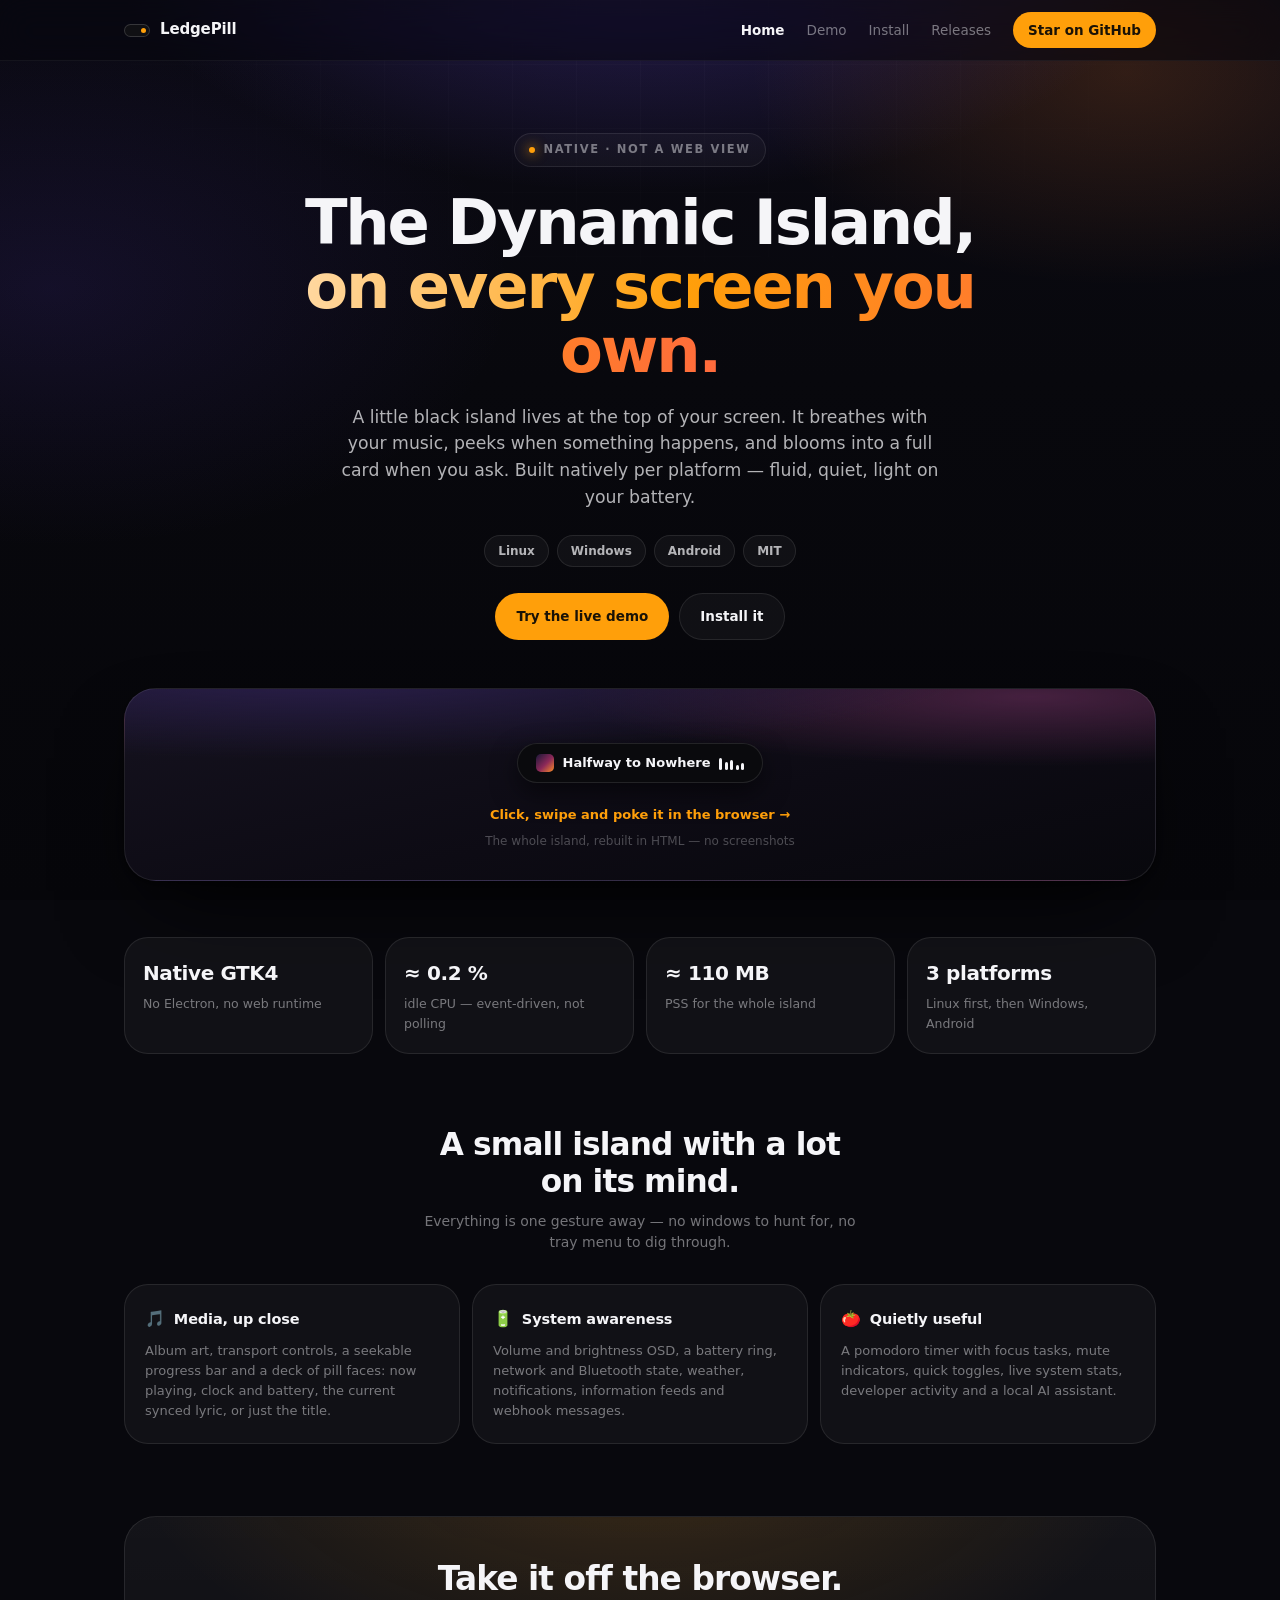
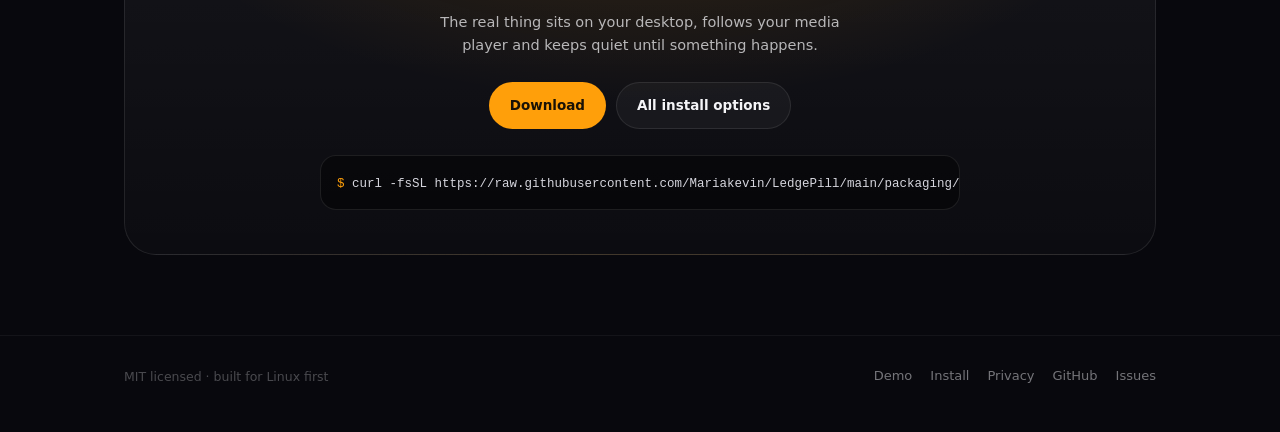
<file: docs/index.html>
<!doctype html>
<html lang="en">
<head>
<meta charset="utf-8">
<meta name="viewport" content="width=device-width, initial-scale=1">
<title>LedgePill — the Dynamic Island, everywhere</title>
<meta name="description" content="A native Dynamic Island for Linux, Windows and Android: media, battery, notifications and more in one small island. Play with the browser demo.">
<meta name="theme-color" content="#08080d">
<link rel="icon" href="data:image/svg+xml,%3Csvg xmlns='http://www.w3.org/2000/svg' viewBox='0 0 32 32'%3E%3Crect width='32' height='32' rx='9' fill='%2308080d'/%3E%3Crect x='6' y='12' width='20' height='8' rx='4' fill='%23fff'/%3E%3Ccircle cx='23.5' cy='16' r='1.6' fill='%23ff9f0a'/%3E%3C/svg%3E">
<link rel="stylesheet" href="style.css">
<style>
  /* ------------------------------------------------------------- teaser */
  .teaser {
    margin-top: 40px;
    display: block;
    text-decoration: none;
    border: 1px solid var(--line);
    border-radius: var(--r-xl);
    box-shadow: var(--shadow);
    padding: 54px 24px 30px;
    text-align: center;
    background:
      radial-gradient(110% 80% at 18% -10%, #2b1f4d 0%, transparent 58%),
      radial-gradient(85% 70% at 88% 4%, #45203f 0%, transparent 52%),
      linear-gradient(168deg, #15121f 0%, #0d0b14 58%, #08080d 100%);
    transition: transform .18s ease, border-color .18s ease;
  }
  .teaser:hover { transform: translateY(-2px); border-color: rgba(255, 255, 255, .18); }
  .mock {
    display: inline-flex;
    align-items: center;
    gap: 9px;
    background: #0a0a0d;
    border: 1px solid rgba(255, 255, 255, .1);
    border-radius: var(--r-pill);
    padding: 9px 18px;
    box-shadow: 0 10px 26px rgba(0, 0, 0, .5);
    font-size: 13px;
    font-weight: 650;
    color: var(--ink);
  }
  .mock .art {
    width: 18px;
    height: 18px;
    border-radius: 5px;
    background: linear-gradient(135deg, #1a1738 0%, #8c2959 55%, #fa8c26 100%);
  }
  .mock .bars { display: inline-flex; align-items: flex-end; gap: 2.5px; height: 13px; }
  .mock .bars i { width: 3px; border-radius: 2px; background: var(--ink); }
  .mock .bars i:nth-child(1) { height: 12px; }
  .mock .bars i:nth-child(2) { height: 8px; }
  .mock .bars i:nth-child(3) { height: 10px; }
  .mock .bars i:nth-child(4) { height: 5px; }
  .mock .bars i:nth-child(5) { height: 7px; }
  .teaser .go {
    display: block;
    margin-top: 22px;
    font-size: 13px;
    font-weight: 650;
    color: var(--accent);
  }
  .teaser .sub { display: block; margin-top: 6px; font-size: 12px; color: var(--ink-4); }

  /* -------------------------------------------------------------- facts */
  .facts {
    display: grid;
    grid-template-columns: repeat(4, 1fr);
    gap: 12px;
    margin: 56px 0 0;
    list-style: none;
  }
  .facts li {
    background: var(--panel);
    border: 1px solid var(--line);
    border-radius: var(--r-lg);
    padding: 20px 18px;
  }
  .facts .num {
    display: block;
    font-size: 20px;
    font-weight: 700;
    letter-spacing: -.02em;
    font-variant-numeric: tabular-nums;
  }
  .facts .cap { display: block; font-size: 12.5px; color: var(--ink-3); margin-top: 5px; }
  @media (max-width: 760px) { .facts { grid-template-columns: repeat(2, 1fr); } }

  /* ------------------------------------------------------------ features */
  .section { margin-top: 72px; }
  .section-head { text-align: center; max-width: 44ch; margin: 0 auto 30px; }
  .section-head h2 {
    font-size: clamp(1.4rem, 3vw, 1.95rem);
    letter-spacing: -.028em;
    line-height: 1.2;
  }
  .section-head p { margin-top: 10px; font-size: 14px; color: var(--ink-3); }
  .features {
    display: grid;
    grid-template-columns: repeat(3, 1fr);
    gap: 12px;
  }
  .features article {
    background: var(--panel);
    border: 1px solid var(--line);
    border-radius: var(--r-lg);
    padding: 22px 20px;
  }
  .features h3 {
    font-size: 14.5px;
    letter-spacing: -.01em;
    display: flex;
    align-items: center;
    gap: 9px;
  }
  .features h3 span { font-size: 16px; }
  .features p { margin-top: 9px; font-size: 13px; color: var(--ink-3); }
  @media (max-width: 820px) { .features { grid-template-columns: 1fr; } }

  /* ----------------------------------------------------------------- cta */
  .cta-panel {
    margin: 72px 0 0;
    border: 1px solid var(--line);
    border-radius: var(--r-xl);
    padding: 44px 32px;
    text-align: center;
    background:
      radial-gradient(80% 120% at 50% -20%, rgba(255, 159, 10, .16), transparent 62%),
      linear-gradient(180deg, rgba(255, 255, 255, .05), rgba(255, 255, 255, .02));
  }
  .cta-panel h2 {
    font-size: clamp(1.5rem, 3.4vw, 2.05rem);
    letter-spacing: -.028em;
    line-height: 1.15;
  }
  .cta-panel p { color: var(--ink-2); font-size: 14.5px; margin: 12px auto 0; max-width: 46ch; }
</style>
</head>
<body>
<div class="ambient" aria-hidden="true"></div>

<header class="topbar">
  <div class="wrap">
    <a class="brand" href="index.html">
      <span class="brand-mark" aria-hidden="true"></span> LedgePill
    </a>
    <nav class="topnav">
      <a href="index.html" aria-current="page">Home</a>
      <a href="demo.html">Demo</a>
      <a href="install.html">Install</a>
      <a class="hide-sm" href="https://github.com/Mariakevin/LedgePill/releases">Releases</a>
      <a class="cta" href="https://github.com/Mariakevin/LedgePill">Star on GitHub</a>
    </nav>
  </div>
</header>

<main class="wrap">
  <section class="page-head">
    <p class="eyebrow"><i aria-hidden="true"></i> Native · not a web view</p>
    <h1>The Dynamic Island,<br><span class="grad">on every screen you own.</span></h1>
    <p class="lede">
      A little black island lives at the top of your screen. It breathes with your music,
      peeks when something happens, and blooms into a full card when you ask.
      Built natively per platform — fluid, quiet, light on your battery.
    </p>
    <ul class="platforms">
      <li>Linux</li>
      <li>Windows</li>
      <li>Android</li>
      <li>MIT</li>
    </ul>
    <div class="buttons">
      <a class="btn btn-primary" href="demo.html">Try the live demo</a>
      <a class="btn btn-ghost" href="install.html">Install it</a>
    </div>
  </section>

  <a class="teaser" href="demo.html">
    <span class="mock" aria-hidden="true">
      <span class="art"></span>
      Halfway to Nowhere
      <span class="bars"><i></i><i></i><i></i><i></i><i></i></span>
    </span>
    <span class="go">Click, swipe and poke it in the browser →</span>
    <span class="sub">The whole island, rebuilt in HTML — no screenshots</span>
  </a>

  <section aria-label="Project facts">
    <ul class="facts">
      <li>
        <span class="num">Native GTK4</span>
        <span class="cap">No Electron, no web runtime</span>
      </li>
      <li>
        <span class="num">≈ 0.2 %</span>
        <span class="cap">idle CPU — event-driven, not polling</span>
      </li>
      <li>
        <span class="num">≈ 110 MB</span>
        <span class="cap">PSS for the whole island</span>
      </li>
      <li>
        <span class="num">3 platforms</span>
        <span class="cap">Linux first, then Windows, Android</span>
      </li>
    </ul>
  </section>

  <section class="section" aria-label="What it does">
    <div class="section-head">
      <h2>A small island with a lot on its mind.</h2>
      <p>Everything is one gesture away — no windows to hunt for, no tray menu to dig through.</p>
    </div>
    <div class="features">
      <article>
        <h3><span aria-hidden="true">🎵</span> Media, up close</h3>
        <p>Album art, transport controls, a seekable progress bar and a deck of pill faces: now playing, clock and battery, the current synced lyric, or just the title.</p>
      </article>
      <article>
        <h3><span aria-hidden="true">🔋</span> System awareness</h3>
        <p>Volume and brightness OSD, a battery ring, network and Bluetooth state, weather, notifications, information feeds and webhook messages.</p>
      </article>
      <article>
        <h3><span aria-hidden="true">🍅</span> Quietly useful</h3>
        <p>A pomodoro timer with focus tasks, mute indicators, quick toggles, live system stats, developer activity and a local AI assistant.</p>
      </article>
    </div>
  </section>

  <section class="cta-panel">
    <h2>Take it off the browser.</h2>
    <p>The real thing sits on your desktop, follows your media player and keeps quiet until something happens.</p>
    <div class="buttons">
      <a class="btn btn-primary" href="https://github.com/Mariakevin/LedgePill/releases">Download</a>
      <a class="btn btn-ghost" href="install.html">All install options</a>
    </div>
    <div class="code">
      <code><span class="p">$</span> curl -fsSL https://raw.githubusercontent.com/Mariakevin/LedgePill/main/packaging/install.sh | sudo bash</code>
    </div>
  </section>
</main>

<footer>
  <div class="wrap">
    <span class="note">MIT licensed · built for Linux first</span>
    <nav>
      <a href="demo.html">Demo</a>
      <a href="install.html">Install</a>
      <a href="privacy.html">Privacy</a>
      <a href="https://github.com/Mariakevin/LedgePill">GitHub</a>
      <a href="https://github.com/Mariakevin/LedgePill/issues">Issues</a>
    </nav>
  </div>
</footer>
</body>
</html>
</file>
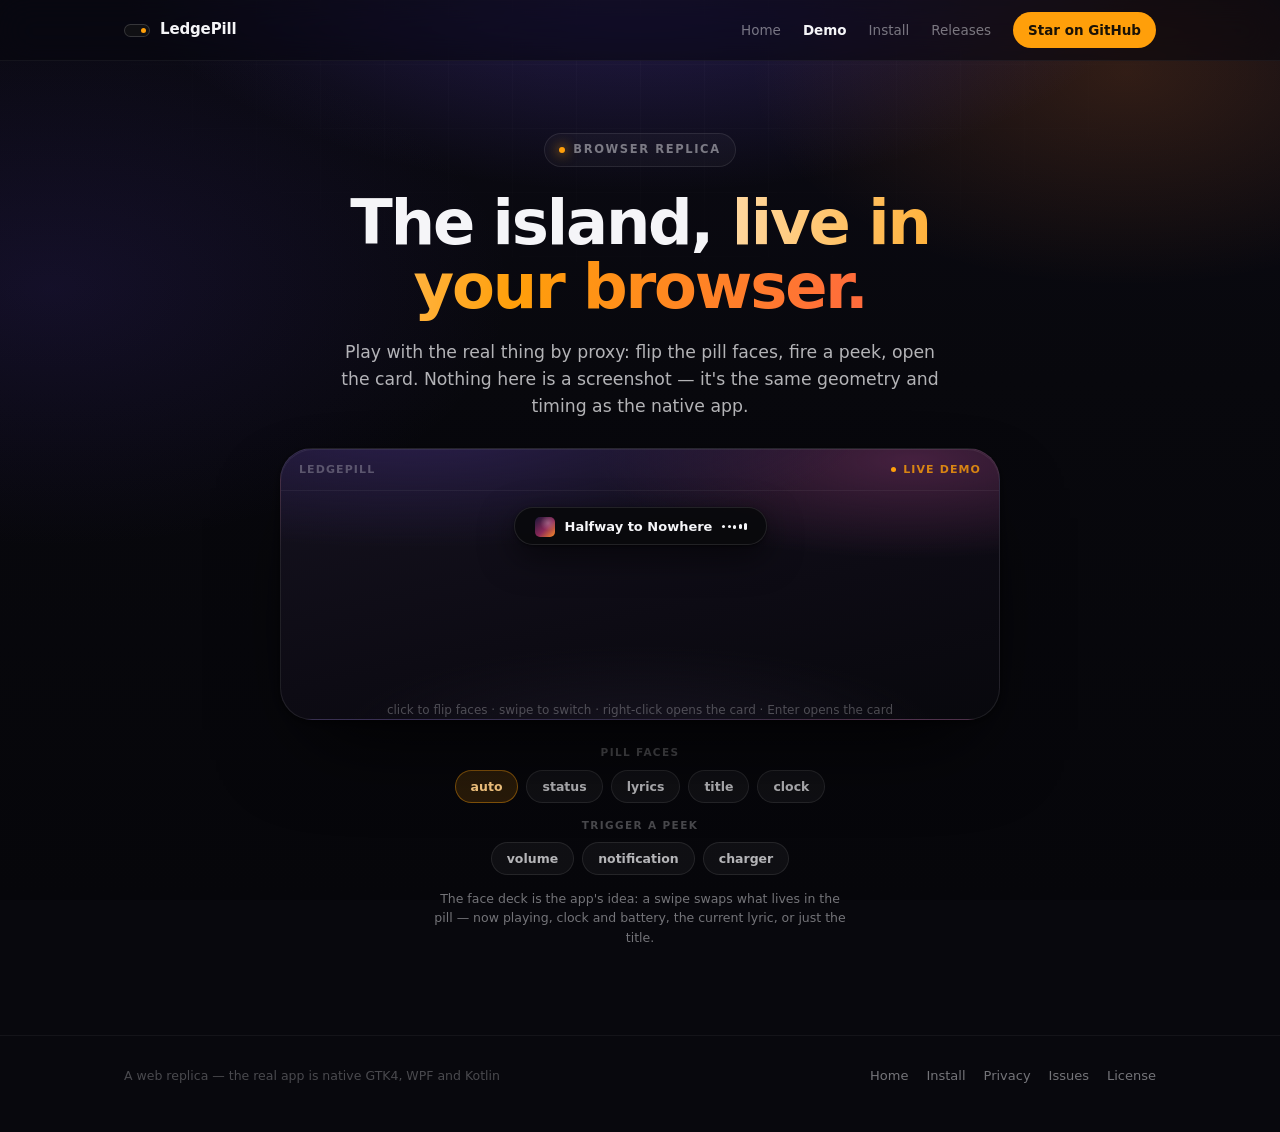
<file: docs/demo.html>
<!doctype html>
<html lang="en">
<head>
<meta charset="utf-8">
<meta name="viewport" content="width=device-width, initial-scale=1">
<title>LedgePill — live demo</title>
<meta name="description" content="Click, swipe and poke the LedgePill island: pill faces, peeks and the expanded card, all in the browser.">
<meta name="theme-color" content="#08080d">
<link rel="icon" href="data:image/svg+xml,%3Csvg xmlns='http://www.w3.org/2000/svg' viewBox='0 0 32 32'%3E%3Crect width='32' height='32' rx='9' fill='%2308080d'/%3E%3Crect x='6' y='12' width='20' height='8' rx='4' fill='%23fff'/%3E%3Ccircle cx='23.5' cy='16' r='1.6' fill='%23ff9f0a'/%3E%3C/svg%3E">
<link rel="stylesheet" href="style.css">
<style>
  /* ------------------------------------------------------------------ demo */
  .demo { padding: 12px 0 8px; }
  .demo-wrap { display: flex; flex-direction: column; align-items: center; padding-top: 8px; }

  /* the fake desktop the island hangs in */
  .screen {
    position: relative;
    width: min(720px, 100%);
    border-radius: var(--r-xl);
    border: 1px solid var(--line);
    box-shadow: var(--shadow);
    overflow: hidden;
    background:
      radial-gradient(110% 80% at 18% -10%, #2b1f4d 0%, transparent 58%),
      radial-gradient(85% 70% at 88% 4%, #45203f 0%, transparent 52%),
      radial-gradient(60% 50% at 50% 108%, #16131f 0%, transparent 70%),
      linear-gradient(168deg, #15121f 0%, #0d0b14 58%, #08080d 100%);
  }
  .screen::after {
    content: "";
    position: absolute;
    inset: 0;
    pointer-events: none;
    border-radius: inherit;
    box-shadow: inset 0 1px 0 rgba(255, 255, 255, .07);
  }
  .flash {
    position: absolute;
    inset: 0;
    z-index: 5;
    background: #fff;
    pointer-events: none;
    animation: shutter .35s ease-out forwards;
  }
  @keyframes shutter { from { opacity: 1; } to { opacity: 0; } }
  .menubar {
    display: flex;
    align-items: center;
    justify-content: space-between;
    gap: 12px;
    padding: 12px 18px;
    font-size: 11px;
    font-weight: 600;
    letter-spacing: .1em;
    text-transform: uppercase;
    color: var(--ink-4);
    border-bottom: 1px solid var(--line-soft);
  }
  .menubar span { display: inline-flex; align-items: center; gap: 7px; }
  .menubar .led {
    width: 5px;
    height: 5px;
    border-radius: 50%;
    background: rgba(255, 255, 255, .3);
  }
  .menubar .live { color: rgba(255, 159, 10, .8); }
  .menubar .live .led { background: var(--accent); }

  .stage {
    display: flex;
    flex-direction: column;
    align-items: center;
    justify-content: flex-start;
    padding: 16px 0 22px;
    min-height: 210px;
  }

  /* Opens as a card, so the island itself stays unpadded for measurement */
  #island {
    background: rgba(10, 10, 13, .97);
    border: 1px solid rgba(255, 255, 255, .1);
    border-radius: 26px;
    box-shadow: 0 12px 34px rgba(0, 0, 0, .55), 0 1px 3px rgba(0, 0, 0, .5);
    transition: width .26s cubic-bezier(.34, 1.2, .64, 1),
                height .26s cubic-bezier(.34, 1.2, .64, 1),
                border-radius .26s,
                transform .2s ease;
    transform-origin: top center;
    position: relative;
    overflow: hidden;
    cursor: pointer;
    user-select: none;
    -webkit-user-select: none;
  }
  #island.expanded { border-radius: 30px; cursor: default; }
  #island:not(.expanded):hover { transform: scale(1.04); }
  #island:focus-visible { outline: 2px solid var(--accent); outline-offset: 6px; }
  @media (prefers-reduced-motion: reduce) {
    #island { transition: none; }
  }
  #island > section {
    position: absolute;
    top: 0;
    left: 0;
    opacity: 0;
    pointer-events: none;
    transition: opacity .2s;
    white-space: nowrap;
  }
  #island > section.on { opacity: 1; pointer-events: auto; }

  /* pill face */
  #pill { display: flex; align-items: center; gap: 10px; padding: 9px 20px; }
  .dot { color: var(--accent); font-size: 13px; }
  #clock { font-weight: 650; font-size: 14px; letter-spacing: .4px; font-variant-numeric: tabular-nums; }
  #pill .art { width: 20px; height: 20px; border-radius: 5px; display: none; }
  #pill .t {
    font-weight: 650;
    font-size: 13px;
    max-width: 300px;
    overflow: hidden;
    text-overflow: ellipsis;
    display: none;
  }
  #pbat { color: var(--accent); font-size: 11px; font-weight: 700; display: none; font-variant-numeric: tabular-nums; }
  .eq { display: none; align-items: center; gap: 2.5px; height: 14px; }
  .eq i {
    width: 3px;
    height: 4px;
    border-radius: 2px;
    background: var(--ink);
    transition: height .06s linear;
  }

  /* peek */
  #peek { display: flex; align-items: center; gap: 12px; padding: 12px 22px; }
  #peek .ico { font-size: 17px; color: var(--accent); width: 22px; text-align: center; }
  #peek .pt { font-weight: 700; font-size: 13px; }
  #peek .pb { font-size: 12px; color: var(--ink-2); }
  #peek .bar {
    width: 150px;
    height: 6px;
    border-radius: var(--r-pill);
    background: rgba(255, 255, 255, .12);
    overflow: hidden;
  }
  #peek .bar i { display: block; height: 100%; background: #fff; border-radius: var(--r-pill); }

  /* expanded card */
  #card { padding: 20px; width: min(400px, calc(100vw - 56px)); white-space: normal; }
  .chips { display: flex; gap: 8px; justify-content: flex-end; margin-bottom: 12px; }
  .chip {
    background: rgba(255, 255, 255, .06);
    border-radius: var(--r-pill);
    padding: 4px 11px;
    font-size: 11px;
    font-weight: 600;
    color: var(--ink-2);
    white-space: nowrap;
  }
  .head { display: flex; gap: 14px; align-items: center; }
  .head .art { width: 92px; height: 92px; border-radius: 20px; flex: none; }
  .art {
    background:
      radial-gradient(circle at 65% 30%, rgba(255, 255, 255, .25), transparent 40%),
      linear-gradient(135deg, #1a1738 0%, #8c2959 55%, #fa8c26 100%);
  }
  .meta { min-width: 0; }
  .meta .title { font-weight: 700; font-size: 16px; }
  .meta .artist { font-size: 13px; color: var(--ink-2); margin-top: 3px; }
  .meta .album { font-size: 11px; color: var(--ink-3); margin-top: 3px; }
  .seek { display: flex; align-items: center; gap: 8px; margin: 14px 0 4px; }
  .seek span {
    font-size: 10px;
    font-weight: 600;
    color: var(--ink-3);
    font-variant-numeric: tabular-nums;
  }
  .seek .tr {
    flex: 1;
    height: 5px;
    border-radius: var(--r-pill);
    background: rgba(255, 255, 255, .12);
    position: relative;
    cursor: pointer;
  }
  .seek .tr i {
    position: absolute;
    left: 0;
    top: 0;
    height: 100%;
    background: var(--accent);
    border-radius: var(--r-pill);
  }
  .seek .tr b {
    position: absolute;
    top: 50%;
    width: 12px;
    height: 12px;
    border-radius: 50%;
    background: #fff;
    transform: translate(-6px, -50%);
    box-shadow: 0 1px 3px rgba(0, 0, 0, .4);
  }
  .controls { display: flex; justify-content: center; align-items: center; gap: 18px; margin: 10px 0 4px; }
  .controls button {
    background: transparent;
    border: none;
    color: var(--ink);
    font-size: 17px;
    width: 38px;
    height: 38px;
    border-radius: 50%;
    cursor: pointer;
  }
  .controls button:hover { background: rgba(255, 255, 255, .1); }
  .controls .main { background: rgba(255, 255, 255, .1); width: 52px; height: 52px; font-size: 21px; }
  .toggles { display: flex; justify-content: center; gap: 12px; margin: 12px 0; }
  .toggles button {
    width: 44px;
    height: 44px;
    border-radius: 50%;
    border: none;
    background: rgba(255, 255, 255, .07);
    color: var(--ink);
    font-size: 16px;
    cursor: pointer;
    transition: background .15s ease, color .15s ease;
  }
  .toggles button:hover { background: rgba(255, 255, 255, .13); }
  .toggles button.onn { background: var(--accent); color: #0c0c0e; }
  .tiles { display: grid; grid-template-columns: repeat(4, 1fr); gap: 10px; }
  .tile { background: rgba(255, 255, 255, .06); border-radius: 18px; padding: 12px 8px; text-align: center; }
  .tile .big { font-weight: 700; font-size: 16px; font-variant-numeric: tabular-nums; }
  .tile .sub { font-size: 10px; color: var(--ink-3); margin-top: 4px; }
  .tile svg { display: block; margin: 0 auto 2px; }
  #timerTile { cursor: pointer; }
  #timerTile.run .big { color: var(--accent); }
  .sys { text-align: center; font-size: 11px; font-weight: 600; color: var(--ink-3); margin-top: 12px; }

  .caption {
    text-align: center;
    font-size: 12px;
    color: var(--ink-4);
    padding: 0 18px;
  }
  @media (max-width: 420px) {
    #pill { gap: 8px; padding: 8px 14px; }
    #pill .t { max-width: 150px; }
    .tiles { gap: 6px; }
    .tile { padding: 10px 4px; }
  }

  /* ---------------------------------------------------------------- controls */
  .deck { margin-top: 24px; display: flex; flex-direction: column; align-items: center; gap: 14px; }
  .group-label {
    font-size: 10.5px;
    font-weight: 650;
    letter-spacing: .13em;
    text-transform: uppercase;
    color: var(--ink-4);
    margin-bottom: 9px;
    text-align: center;
  }
  .group { text-align: center; }
  .chiprow { display: flex; flex-wrap: wrap; justify-content: center; gap: 8px; }
  .chiprow button {
    font-family: inherit;
    font-size: 12.5px;
    font-weight: 600;
    color: var(--ink-2);
    background: var(--panel);
    border: 1px solid var(--line);
    border-radius: var(--r-pill);
    padding: 8px 15px;
    cursor: pointer;
    transition: background .15s ease, color .15s ease, border-color .15s ease;
  }
  .chiprow button:hover { background: var(--panel-hi); color: var(--ink); }
  .chiprow button.on {
    background: rgba(255, 159, 10, .14);
    border-color: rgba(255, 159, 10, .42);
    color: #ffce85;
  }
  .chiprow button:focus-visible { outline: 2px solid var(--accent); outline-offset: 3px; }
  .tip { font-size: 12.5px; color: var(--ink-3); text-align: center; max-width: 52ch; }
</style>
</head>
<body>
<div class="ambient" aria-hidden="true"></div>

<header class="topbar">
  <div class="wrap">
    <a class="brand" href="index.html">
      <span class="brand-mark" aria-hidden="true"></span> LedgePill
    </a>
    <nav class="topnav">
      <a href="index.html">Home</a>
      <a href="demo.html" aria-current="page">Demo</a>
      <a href="install.html">Install</a>
      <a class="hide-sm" href="https://github.com/Mariakevin/LedgePill/releases">Releases</a>
      <a class="cta" href="https://github.com/Mariakevin/LedgePill">Star on GitHub</a>
    </nav>
  </div>
</header>

<main class="wrap">
  <section class="page-head">
    <p class="eyebrow"><i aria-hidden="true"></i> Browser replica</p>
    <h1>The island, <span class="grad">live in your browser.</span></h1>
    <p class="lede">
      Play with the real thing by proxy: flip the pill faces, fire a peek, open the card.
      Nothing here is a screenshot — it's the same geometry and timing as the native app.
    </p>
  </section>

  <section class="demo" id="demo" aria-label="Interactive demo">
    <div class="demo-wrap">
      <div class="screen">
        <div class="menubar" aria-hidden="true">
          <span>LedgePill</span>
          <span class="live"><i class="led"></i> live demo</span>
        </div>
        <div class="stage">
          <div id="island" tabindex="0" role="group" aria-label="LedgePill island — click to flip faces, right-click or Enter/Space toggles the card">
            <section id="pill" class="on">
              <div class="art"></div>
              <div class="t" id="ptitle"></div>
              <div class="t" id="plyric"></div>
              <div class="eq" aria-hidden="true"><i></i><i></i><i></i><i></i><i></i></div>
              <span class="dot">●</span>
              <span id="clock">--:--</span>
              <span id="pbat">⚡ 84%</span>
            </section>

            <section id="peek">
              <span class="ico"></span>
              <div><div class="pt"></div><div class="pb"></div></div>
              <div class="bar"><i></i></div>
            </section>

            <section id="card">
              <div class="chips"><span class="chip">ᛒ MX Buds · 80%</span><span class="chip">HomeNet</span></div>
              <div class="head">
                <div class="art"></div>
                <div class="meta">
                  <div class="title">Halfway to Nowhere</div>
                  <div class="artist">Night Cartography</div>
                  <div class="album">Isole Perdute</div>
                </div>
              </div>
              <div class="seek">
                <span id="tNow">0:47</span>
                <div class="tr" id="seekTr"><i></i><b></b></div>
                <span>3:34</span>
              </div>
              <div class="controls">
                <button id="prevBtn" aria-label="Previous track">⏮</button>
                <button class="main" id="playBtn" aria-label="Play or pause">⏸</button>
                <button id="nextBtn" aria-label="Next track">⏭</button>
              </div>
              <div class="toggles">
                <button id="muteBtn" title="Mute" aria-label="Toggle mute">🔊</button>
                <button id="micBtn" title="Mic" aria-label="Toggle microphone">🎙</button>
                <button id="cafBtn" title="Caffeine" aria-label="Toggle caffeine mode">☕</button>
                <button id="shotBtn" title="Screenshot" aria-label="Take a screenshot">📷</button>
              </div>
              <div class="tiles">
                <div class="tile">
                  <svg width="40" height="40" viewBox="0 0 40 40" aria-hidden="true">
                    <circle cx="20" cy="20" r="16" fill="none" stroke="rgba(255,255,255,.13)" stroke-width="3.5"/>
                    <circle cx="20" cy="20" r="16" fill="none" stroke="#34d64a" stroke-width="3.5"
                      stroke-linecap="round" stroke-dasharray="84.4 100.5"
                      transform="rotate(-90 20 20)"/>
                  </svg>
                  <div class="sub">84%</div>
                </div>
                <div class="tile"><div class="big">🔊</div><div class="sub">Volume</div></div>
                <div class="tile" id="timerTile"><div class="big" id="timerTxt">25:00</div><div class="sub">Focus</div></div>
                <div class="tile"><div class="big">☀️ 24°</div><div class="sub">Sunny</div></div>
              </div>
              <div class="sys">CPU 6%&nbsp;&nbsp;·&nbsp;&nbsp;RAM 5.9 GiB (38%)</div>
            </section>
          </div>
        </div>
        <p class="caption">click to flip faces · swipe to switch · right-click opens the card · Enter opens the card</p>
      </div>

      <div class="deck">
        <div class="group">
          <div class="group-label" id="faces-label">Pill faces</div>
          <div class="chiprow" role="group" aria-labelledby="faces-label">
            <button data-face="0">auto</button>
            <button data-face="1">status</button>
            <button data-face="2">lyrics</button>
            <button data-face="3">title</button>
            <button data-face="4">clock</button>
          </div>
        </div>
        <div class="group">
          <div class="group-label" id="peeks-label">Trigger a peek</div>
          <div class="chiprow" role="group" aria-labelledby="peeks-label">
            <button data-peek="volume">volume</button>
            <button data-peek="notify">notification</button>
            <button data-peek="charge">charger</button>
          </div>
        </div>
        <p class="tip">The face deck is the app's idea: a swipe swaps what lives in the pill — now playing, clock and battery, the current lyric, or just the title.</p>
      </div>
    </div>
  </section>
</main>

<footer>
  <div class="wrap">
    <span class="note">A web replica — the real app is native GTK4, WPF and Kotlin</span>
    <nav>
      <a href="index.html">Home</a>
      <a href="install.html">Install</a>
      <a href="privacy.html">Privacy</a>
      <a href="https://github.com/Mariakevin/LedgePill/issues">Issues</a>
      <a href="https://github.com/Mariakevin/LedgePill/blob/main/LICENSE">License</a>
    </nav>
  </div>
</footer>

<script>
const island = document.getElementById('island');
const secs = { pill: document.getElementById('pill'),
               peek: document.getElementById('peek'),
               card: document.getElementById('card') };
let state = 'pill', playing = true, pos = 47, peekTimer = 0;
const reduceMotion = window.matchMedia('(prefers-reduced-motion: reduce)').matches;

function fit(name) {
  const el = secs[name];
  for (const k in secs) {
    secs[k].classList.toggle('on', k === name);
    secs[k].inert = k !== name;   // closed sections leave the tab order
  }
  island.classList.toggle('expanded', name === 'card');
  island.style.width = el.scrollWidth + 'px';
  island.style.height = el.scrollHeight + 'px';
  state = name === 'card' ? 'expanded' : name;
}

/* pill face deck — click cycles, swipe switches, right-click opens the card */
const pillArt = secs.pill.querySelector('.art'),
      pillT = document.getElementById('ptitle'),
      pillLyric = document.getElementById('plyric'),
      eq = secs.pill.querySelector('.eq'),
      dot = secs.pill.querySelector('.dot'),
      clock = document.getElementById('clock'),
      pbat = document.getElementById('pbat');
const FACES = ['auto', 'status', 'lyrics', 'title', 'clock'];
let faceIdx = 0;

/* three fake tracks — each brings its own lyrics and album-art gradient */
const TRACKS = [
  { title: 'Halfway to Nowhere', artist: 'Night Cartography', album: 'Isole Perdute',
    art: 'radial-gradient(circle at 65% 30%, rgba(255,255,255,.25), transparent 40%), linear-gradient(135deg, #1a1738 0%, #8c2959 55%, #fa8c26 100%)',
    lyrics: [
      [0, '♪'], [42, 'Taillights paint the dashboard gold'],
      [48, 'Half a tank and nowhere to be'], [55, 'You said turn the radio up'],
      [62, 'So I let the night drive me'], [70, 'Halfway to nowhere, right on time'],
      [78, 'Every wrong turn felt like mine'], [86, '♪'],
    ] },
  { title: 'Ferry Lights', artist: 'The Almond Coast', album: 'Rua do Mar',
    art: 'radial-gradient(circle at 65% 30%, rgba(255,255,255,.25), transparent 40%), linear-gradient(135deg, #0f1b33 0%, #1f6f8b 55%, #ffb35c 100%)',
    lyrics: [
      [0, '♪'], [42, 'The ferry pulls away at ten'],
      [48, 'Salt on the rail, rain on the glass'], [55, 'You count the harbour lights'],
      [62, 'I count the things we never said'], [70, 'Ferry lights on black water'],
      [78, 'Every window a small warm room'], [86, '♪'],
    ] },
  { title: 'Ombra e Sale', artist: 'Lume', album: 'Vetro',
    art: 'radial-gradient(circle at 65% 30%, rgba(255,255,255,.25), transparent 40%), linear-gradient(135deg, #171220 0%, #5b3a6e 55%, #e8c9a0 100%)',
    lyrics: [
      [0, '♪'], [42, 'Ombra e sale sulla pelle'],
      [48, 'La città respira piano'], [55, 'Hai lasciato la finestra aperta'],
      [62, 'Per far entrare il mare'], [70, 'Ombra e sale, niente di più'],
      [78, 'che restare qui con te'], [86, '♪'],
    ] },
];
let trackIdx = 0;
function lyricAt(s) {
  let line = '♪';
  for (const [t, txt] of TRACKS[trackIdx].lyrics) if (t <= s) line = txt;
  return line;
}
function syncFaceButtons() {
  document.querySelectorAll('[data-face]').forEach(b =>
    b.classList.toggle('on', Number(b.dataset.face) === faceIdx));
}
function pillFace() {
  const face = FACES[faceIdx], music = playing;
  for (const el of [pillArt, pillT, pillLyric]) el.style.display = 'none';
  eq.style.display = 'none';
  for (const el of [dot, clock, pbat]) el.style.display = 'none';

  if (face === 'auto' && music) {
    pillArt.style.display = 'block'; eq.style.display = 'flex';
    pillT.style.display = 'block';
    pillT.textContent = TRACKS[trackIdx].title;   // title only, never the artist
  } else if (face === 'status') {
    clock.style.display = 'inline'; pbat.style.display = 'inline';
  } else if (face === 'lyrics' && music) {
    pillLyric.style.display = 'block';
    pillLyric.textContent = lyricAt(pos);
  } else if (face === 'title' && music) {
    pillT.style.display = 'block';
    pillT.textContent = TRACKS[trackIdx].title;
  } else if (face === 'clock') {
    clock.style.display = 'inline';
  } else {
    dot.style.display = 'inline'; clock.style.display = 'inline';
  }
  syncFaceButtons();
  if (state === 'pill') fit('pill');
}
function cycleFace(step) {
  faceIdx = (faceIdx + step + FACES.length) % FACES.length;
  pillFace();
}
function tickClock() {
  const d = new Date();
  clock.textContent = String(d.getHours()).padStart(2, '0') + ':' +
                      String(d.getMinutes()).padStart(2, '0');
}
tickClock(); setInterval(tickClock, 5000);

/* beat-driven EQ — kick on the beat, bar 1 = bass … bar 5 = highs */
const bars = eq.querySelectorAll('i'), BPM = 122;
const resp = [1.0, 0.85, 0.55, 0.4, 0.3], shim = [0.05, 0.1, 0.25, 0.35, 0.45];
if (!reduceMotion) setInterval(() => {
  if (!playing || state !== 'pill') return;
  const t = performance.now() / 1000, beat = t * BPM / 60;
  const kick = Math.pow(Math.max(0, Math.cos(beat * 2 * Math.PI)), 14);
  const off = Math.pow(Math.max(0, Math.cos((beat + .5) * 2 * Math.PI)), 14);
  bars.forEach((b, i) => {
    const s = shim[i] * (0.5 + 0.5 * Math.sin(t * (7 + i * 3.1) + i));
    const v = 0.18 + resp[i] * kick * 0.82 + s + off * 0.25 * (1 - resp[i]);
    b.style.height = Math.max(3, Math.min(14, v * 14)) + 'px';
  });
}, 50);

/* click cycles faces · swipe switches · right-click opens the card */
let swiped = false, downX = null;
island.addEventListener('pointerdown', e => { downX = e.clientX; });
island.addEventListener('pointerup', e => {
  if (downX !== null && state === 'pill' && Math.abs(e.clientX - downX) > 40) {
    cycleFace(e.clientX < downX ? +1 : -1);
    swiped = true; setTimeout(() => swiped = false, 250);
  }
  downX = null;
});
island.addEventListener('click', e => {
  if (swiped) return;
  if (state === 'peek') { fit('pill'); return; }   // a click while peeking just dismisses it
  if (state === 'pill') { cycleFace(+1); return; }
  if (e.target.closest('button') || e.target.closest('#seekTr') ||
      e.target.closest('#timerTile')) return;
  fit('pill');   // click on empty card space closes it
});
island.addEventListener('contextmenu', e => {
  e.preventDefault();
  fit(state === 'expanded' ? 'pill' : 'card');
});
island.addEventListener('keydown', e => {
  if (e.target !== island) return;   // buttons inside the card handle their own keys
  if (e.key === 'Enter' || e.key === ' ') {
    e.preventDefault();
    clearTimeout(leaveT);   // a stale mouse-leave timer must not close the reopened card
    fit(state === 'expanded' ? 'pill' : 'card');
  }
  if (e.key === 'ArrowRight' && state !== 'expanded') { e.preventDefault(); cycleFace(+1); }
  if (e.key === 'ArrowLeft' && state !== 'expanded') { e.preventDefault(); cycleFace(-1); }
});
let leaveT = 0;
island.addEventListener('mouseleave', () => {
  if (state !== 'expanded') return;
  // the auto-close only ever dismisses the card — never a peek shown in between
  leaveT = setTimeout(() => { if (state === 'expanded') fit('pill'); }, 900);
});
island.addEventListener('mouseenter', () => clearTimeout(leaveT));

/* explicit face picker under the demo */
document.querySelectorAll('[data-face]').forEach(btn =>
  btn.addEventListener('click', () => {
    faceIdx = Number(btn.dataset.face);
    if (state !== 'pill') fit('pill');
    pillFace();
  }));

/* player */
const playBtn = document.getElementById('playBtn'),
      seekFill = document.querySelector('#seekTr i'),
      seekKnob = document.querySelector('#seekTr b'),
      tNow = document.getElementById('tNow'), LEN = 214;
playBtn.addEventListener('click', () => {
  playing = !playing;
  playBtn.textContent = playing ? '⏸' : '▶';
  pillFace();
});
setInterval(() => {
  if (playing) {
    pos = (pos + 1) % LEN; drawSeek();
    if (FACES[faceIdx] === 'lyrics' && state === 'pill') {
      pillLyric.textContent = lyricAt(pos);
      fit('pill');
    }
  }
}, 1000);
function drawSeek() {
  const f = pos / LEN * 100;
  seekFill.style.width = f + '%'; seekKnob.style.left = f + '%';
  tNow.textContent = Math.floor(pos / 60) + ':' + String(pos % 60).padStart(2, '0');
}
document.getElementById('seekTr').addEventListener('click', e => {
  const r = e.currentTarget.getBoundingClientRect();
  pos = Math.round((e.clientX - r.left) / r.width * LEN); drawSeek();
});
drawSeek();

/* tracks — prev / next wrap around the fake playlist */
const cardTitle = document.querySelector('#card .title'),
      cardArtist = document.querySelector('#card .artist'),
      cardAlbum = document.querySelector('#card .album'),
      cardArt = secs.card.querySelector('.art');
function switchTrack(step) {
  trackIdx = (trackIdx + step + TRACKS.length) % TRACKS.length;
  const t = TRACKS[trackIdx];
  cardTitle.textContent = t.title;
  cardArtist.textContent = t.artist;
  cardAlbum.textContent = t.album;
  pillArt.style.background = t.art;   // same gradient on the pill and the card
  cardArt.style.background = t.art;
  pos = 0;
  drawSeek();
  pillFace();
}
document.getElementById('prevBtn').addEventListener('click', () => switchTrack(-1));
document.getElementById('nextBtn').addEventListener('click', () => switchTrack(+1));

/* toggles */
for (const id of ['muteBtn', 'micBtn', 'cafBtn'])
  document.getElementById(id).addEventListener('click',
    e => e.currentTarget.classList.toggle('onn'));

/* screenshot — a brief shutter flash over the screen */
const screenEl = document.querySelector('.screen');
const shotBtn = document.getElementById('shotBtn');
shotBtn.addEventListener('click', () => {
  if (screenEl.querySelector('.flash')) return;   // never stack two full-screen flashes
  if (reduceMotion) {
    shotBtn.classList.add('onn');   // static press feedback when motion is reduced
    setTimeout(() => shotBtn.classList.remove('onn'), 600);
    return;
  }
  const flash = document.createElement('div');
  flash.className = 'flash';
  screenEl.appendChild(flash);
  setTimeout(() => flash.remove(), 400);
});

/* focus timer */
const timerTile = document.getElementById('timerTile'),
      timerTxt = document.getElementById('timerTxt');
let tLeft = 25 * 60, tRun = false;
timerTile.addEventListener('click', () => {
  tRun = !tRun; timerTile.classList.toggle('run', tRun);
});
setInterval(() => {
  if (!tRun) return;
  tLeft = Math.max(0, tLeft - 1);
  timerTxt.textContent = String(Math.floor(tLeft / 60)).padStart(2, '0') + ':' +
                         String(tLeft % 60).padStart(2, '0');
  if (!tLeft) { tRun = false; timerTile.classList.remove('run'); tLeft = 25 * 60; }
}, 1000);

/* peeks */
const peeks = {
  volume: { ico: '🔊', t: '62%', b: '', bar: 62 },
  notify: { ico: '📅', t: 'Standup in 10 minutes', b: 'Team sync · Room 2' },
  charge: { ico: '⚡', t: 'Charging', b: '84%' },
};
document.querySelectorAll('[data-peek]').forEach(btn =>
  btn.addEventListener('click', () => showPeek(peeks[btn.dataset.peek])));
function showPeek(p) {
  if (state === 'expanded') fit('pill');   // close the card first, then peek
  secs.peek.querySelector('.ico').textContent = p.ico;
  secs.peek.querySelector('.pt').textContent = p.t;
  secs.peek.querySelector('.pb').textContent = p.b || '';
  secs.peek.querySelector('.pb').style.display = p.b ? 'block' : 'none';
  const bar = secs.peek.querySelector('.bar');
  bar.style.display = p.bar != null ? 'block' : 'none';
  if (p.bar != null) bar.querySelector('i').style.width = p.bar + '%';
  fit('peek');
  clearTimeout(peekTimer);
  peekTimer = setTimeout(() => { if (state === 'peek') fit('pill'); }, 2200);
}

pillFace();
fit('pill');
addEventListener('resize', () => fit(state === 'expanded' ? 'card' : state));
</script>
</body>
</html>
</file>
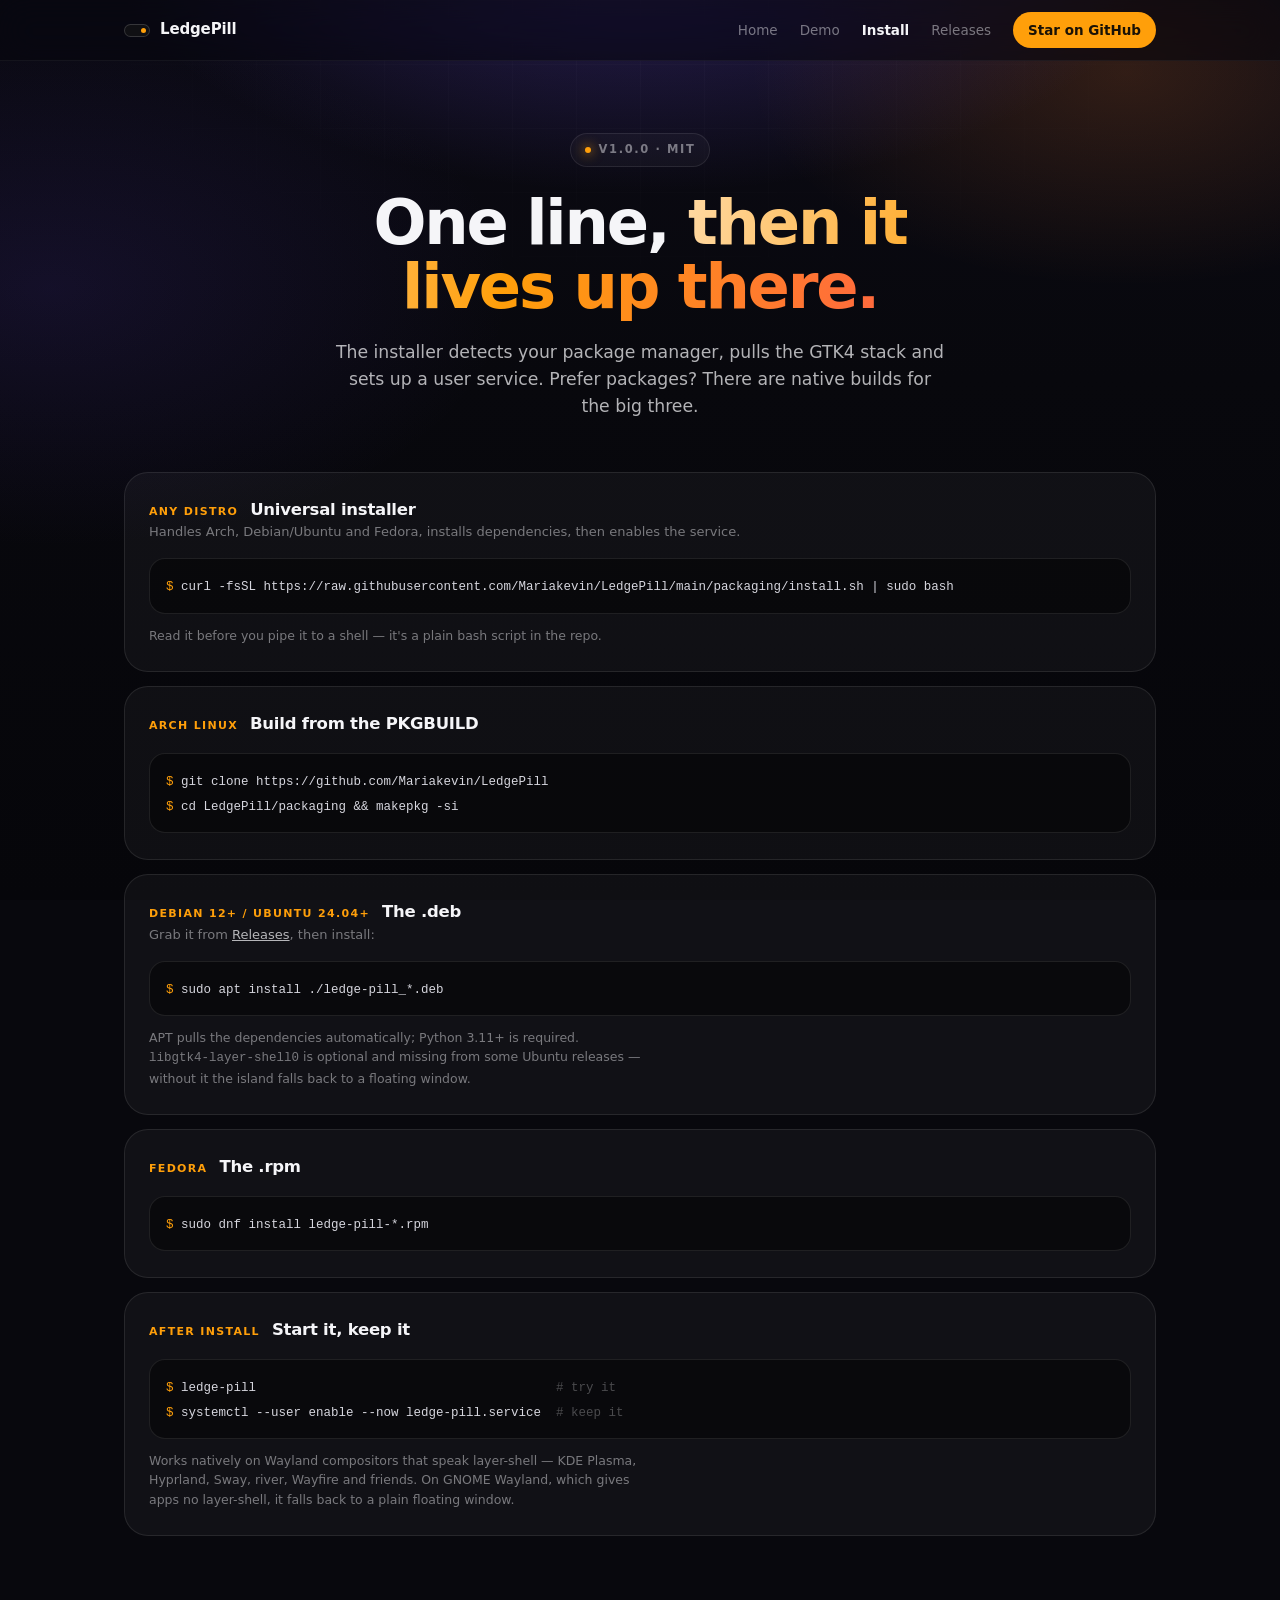
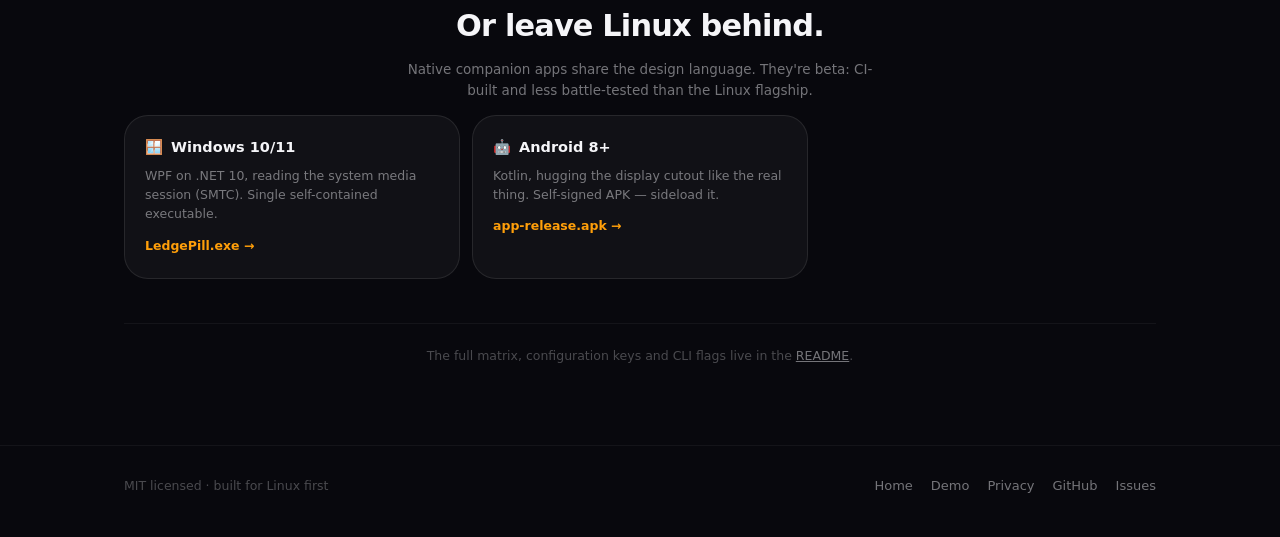
<file: docs/install.html>
<!doctype html>
<html lang="en">
<head>
<meta charset="utf-8">
<meta name="viewport" content="width=device-width, initial-scale=1">
<title>Install — LedgePill</title>
<meta name="description" content="Install LedgePill on Arch, Debian/Ubuntu, Fedora or any Linux distro, plus the Windows and Android builds.">
<meta name="theme-color" content="#08080d">
<link rel="icon" href="data:image/svg+xml,%3Csvg xmlns='http://www.w3.org/2000/svg' viewBox='0 0 32 32'%3E%3Crect width='32' height='32' rx='9' fill='%2308080d'/%3E%3Crect x='6' y='12' width='20' height='8' rx='4' fill='%23fff'/%3E%3Ccircle cx='23.5' cy='16' r='1.6' fill='%23ff9f0a'/%3E%3C/svg%3E">
<link rel="stylesheet" href="style.css">
<style>
  .steps { margin-top: 44px; display: flex; flex-direction: column; gap: 14px; }
  .step {
    border: 1px solid var(--line);
    border-radius: var(--r-lg);
    background: var(--panel);
    padding: 24px 24px 26px;
  }
  .step-head { display: flex; align-items: baseline; gap: 12px; flex-wrap: wrap; }
  .step-head .n {
    font-size: 11px;
    font-weight: 700;
    letter-spacing: .12em;
    color: var(--accent);
    text-transform: uppercase;
  }
  .step h2 { font-size: 16.5px; letter-spacing: -.015em; }
  .step .why { font-size: 13px; color: var(--ink-3); }
  .step .note { font-size: 12.5px; color: var(--ink-3); margin-top: 12px; max-width: 62ch; }
  .step .note a { color: var(--ink-2); text-decoration-color: var(--ink-4); }
  .step .code { margin: 16px 0 0; max-width: none; }

  .platforms-grid {
    margin-top: 14px;
    display: grid;
    grid-template-columns: repeat(3, 1fr);
    gap: 12px;
  }
  .platforms-grid article {
    border: 1px solid var(--line);
    border-radius: var(--r-lg);
    background: var(--panel);
    padding: 20px;
  }
  .platforms-grid h3 { font-size: 14.5px; display: flex; align-items: center; gap: 8px; }
  .platforms-grid p { font-size: 12.5px; color: var(--ink-3); margin-top: 7px; }
  .platforms-grid a {
    display: inline-block;
    margin-top: 12px;
    font-size: 12.5px;
    font-weight: 650;
    color: var(--accent);
    text-decoration: none;
  }
  @media (max-width: 780px) { .platforms-grid { grid-template-columns: 1fr; } }

  .section-head { text-align: center; margin: 66px auto 0; max-width: 46ch; }
  .section-head h2 { font-size: clamp(1.4rem, 3vw, 1.9rem); letter-spacing: -.028em; }
  .section-head p { margin-top: 10px; font-size: 13.5px; color: var(--ink-3); }

  .fineprint {
    margin-top: 44px;
    border-top: 1px solid var(--line-soft);
    padding-top: 22px;
    font-size: 12.5px;
    color: var(--ink-4);
    text-align: center;
  }
  .fineprint a { color: var(--ink-3); }
</style>
</head>
<body>
<div class="ambient" aria-hidden="true"></div>

<header class="topbar">
  <div class="wrap">
    <a class="brand" href="index.html">
      <span class="brand-mark" aria-hidden="true"></span> LedgePill
    </a>
    <nav class="topnav">
      <a href="index.html">Home</a>
      <a href="demo.html">Demo</a>
      <a href="install.html" aria-current="page">Install</a>
      <a class="hide-sm" href="https://github.com/Mariakevin/LedgePill/releases">Releases</a>
      <a class="cta" href="https://github.com/Mariakevin/LedgePill">Star on GitHub</a>
    </nav>
  </div>
</header>

<main class="wrap">
  <section class="page-head">
    <p class="eyebrow"><i aria-hidden="true"></i> v1.0.0 · MIT</p>
    <h1>One line, <span class="grad">then it lives up there.</span></h1>
    <p class="lede">
      The installer detects your package manager, pulls the GTK4 stack and sets up
      a user service. Prefer packages? There are native builds for the big three.
    </p>
  </section>

  <div class="steps">
    <section class="step">
      <div class="step-head">
        <span class="n">Any distro</span>
        <h2>Universal installer</h2>
      </div>
      <p class="why">Handles Arch, Debian/Ubuntu and Fedora, installs dependencies, then enables the service.</p>
      <div class="code">
        <code><span class="p">$</span> curl -fsSL https://raw.githubusercontent.com/Mariakevin/LedgePill/main/packaging/install.sh | sudo bash</code>
      </div>
      <p class="note">Read it before you pipe it to a shell — it's a plain bash script in the repo.</p>
    </section>

    <section class="step">
      <div class="step-head">
        <span class="n">Arch Linux</span>
        <h2>Build from the PKGBUILD</h2>
      </div>
      <div class="code">
        <code><span class="p">$</span> git clone https://github.com/Mariakevin/LedgePill
<span class="p">$</span> cd LedgePill/packaging &amp;&amp; makepkg -si</code>
      </div>
    </section>

    <section class="step">
      <div class="step-head">
        <span class="n">Debian 12+ / Ubuntu 24.04+</span>
        <h2>The .deb</h2>
      </div>
      <p class="why">Grab it from <a href="https://github.com/Mariakevin/LedgePill/releases" style="color:var(--ink-2)">Releases</a>, then install:</p>
      <div class="code">
        <code><span class="p">$</span> sudo apt install ./ledge-pill_*.deb</code>
      </div>
      <p class="note">
        APT pulls the dependencies automatically; Python 3.11+ is required.
        <code>libgtk4-layer-shell0</code> is optional and missing from some Ubuntu releases —
        without it the island falls back to a floating window.
      </p>
    </section>

    <section class="step">
      <div class="step-head">
        <span class="n">Fedora</span>
        <h2>The .rpm</h2>
      </div>
      <div class="code">
        <code><span class="p">$</span> sudo dnf install ledge-pill-*.rpm</code>
      </div>
    </section>

    <section class="step">
      <div class="step-head">
        <span class="n">After install</span>
        <h2>Start it, keep it</h2>
      </div>
      <div class="code">
        <code><span class="p">$</span> ledge-pill                                        <span class="c"># try it</span>
<span class="p">$</span> systemctl --user enable --now ledge-pill.service  <span class="c"># keep it</span></code>
      </div>
      <p class="note">
        Works natively on Wayland compositors that speak layer-shell — KDE Plasma, Hyprland,
        Sway, river, Wayfire and friends. On GNOME Wayland, which gives apps no layer-shell,
        it falls back to a plain floating window.
      </p>
    </section>
  </div>

  <section>
    <div class="section-head">
      <h2>Or leave Linux behind.</h2>
      <p>Native companion apps share the design language. They're beta: CI-built and less battle-tested than the Linux flagship.</p>
    </div>
    <div class="platforms-grid">
      <article>
        <h3><span aria-hidden="true">🪟</span> Windows 10/11</h3>
        <p>WPF on .NET 10, reading the system media session (SMTC). Single self-contained executable.</p>
        <a href="https://github.com/Mariakevin/LedgePill/releases">LedgePill.exe →</a>
      </article>
      <article>
        <h3><span aria-hidden="true">🤖</span> Android 8+</h3>
        <p>Kotlin, hugging the display cutout like the real thing. Self-signed APK — sideload it.</p>
        <a href="https://github.com/Mariakevin/LedgePill/releases">app-release.apk →</a>
      </article>
    </div>
  </section>

  <p class="fineprint">
    The full matrix, configuration keys and CLI flags live in the
    <a href="https://github.com/Mariakevin/LedgePill#readme">README</a>.
  </p>
</main>

<footer>
  <div class="wrap">
    <span class="note">MIT licensed · built for Linux first</span>
    <nav>
      <a href="index.html">Home</a>
      <a href="demo.html">Demo</a>
      <a href="privacy.html">Privacy</a>
      <a href="https://github.com/Mariakevin/LedgePill">GitHub</a>
      <a href="https://github.com/Mariakevin/LedgePill/issues">Issues</a>
    </nav>
  </div>
</footer>
</body>
</html>
</file>
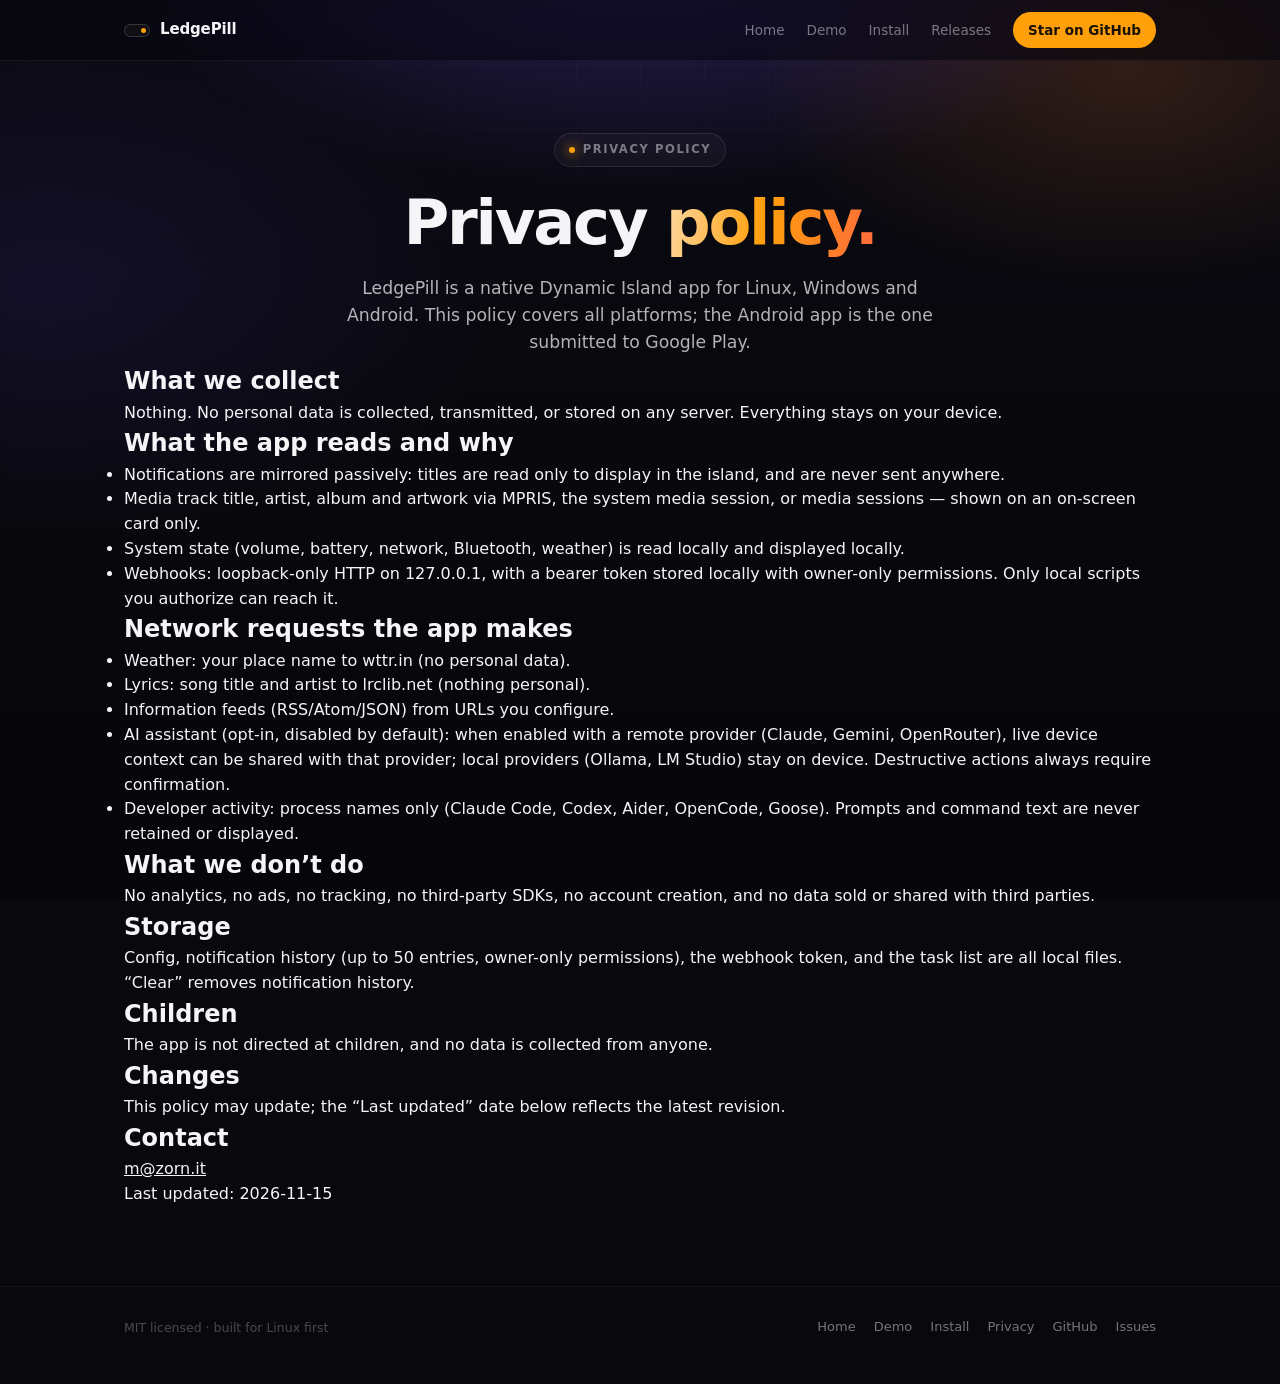
<file: docs/privacy.html>
<!doctype html>
<html lang="en">
<head>
<meta charset="utf-8">
<meta name="viewport" content="width=device-width, initial-scale=1">
<title>Privacy — LedgePill</title>
<meta name="description" content="Privacy policy for LedgePill: a native Dynamic Island for Linux, Windows and Android. Nothing is collected; everything stays on your device.">
<meta name="theme-color" content="#08080d">
<link rel="icon" href="data:image/svg+xml,%3Csvg xmlns='http://www.w3.org/2000/svg' viewBox='0 0 32 32'%3E%3Crect width='32' height='32' rx='9' fill='%2308080d'/%3E%3Crect x='6' y='12' width='20' height='8' rx='4' fill='%23fff'/%3E%3Ccircle cx='23.5' cy='16' r='1.6' fill='%23ff9f0a'/%3E%3C/svg%3E">
<link rel="stylesheet" href="style.css">
</head>
<body>
<div class="ambient" aria-hidden="true"></div>

<header class="topbar">
  <div class="wrap">
    <a class="brand" href="index.html">
      <span class="brand-mark" aria-hidden="true"></span> LedgePill
    </a>
    <nav class="topnav">
      <a href="index.html">Home</a>
      <a href="demo.html">Demo</a>
      <a href="install.html">Install</a>
      <a class="hide-sm" href="https://github.com/Mariakevin/LedgePill/releases">Releases</a>
      <a class="cta" href="https://github.com/Mariakevin/LedgePill">Star on GitHub</a>
    </nav>
  </div>
</header>

<main class="wrap">
  <section class="page-head">
    <p class="eyebrow"><i aria-hidden="true"></i> Privacy policy</p>
    <h1>Privacy <span class="grad">policy.</span></h1>
    <p class="lede">
      LedgePill is a native Dynamic Island app for Linux, Windows and Android.
      This policy covers all platforms; the Android app is the one submitted to
      Google Play.
    </p>
  </section>

  <section class="section" aria-label="What we collect">
    <h2>What we collect</h2>
    <p>Nothing. No personal data is collected, transmitted, or stored on any
    server. Everything stays on your device.</p>
  </section>

  <section class="section" aria-label="What the app reads and why">
    <h2>What the app reads and why</h2>
    <ul>
      <li>Notifications are mirrored passively: titles are read only to display
      in the island, and are never sent anywhere.</li>
      <li>Media track title, artist, album and artwork via MPRIS, the system
      media session, or media sessions — shown on an on-screen card only.</li>
      <li>System state (volume, battery, network, Bluetooth, weather) is read
      locally and displayed locally.</li>
      <li>Webhooks: loopback-only HTTP on 127.0.0.1, with a bearer token
      stored locally with owner-only permissions. Only local scripts you
      authorize can reach it.</li>
    </ul>
  </section>

  <section class="section" aria-label="Network requests the app makes">
    <h2>Network requests the app makes</h2>
    <ul>
      <li>Weather: your place name to wttr.in (no personal data).</li>
      <li>Lyrics: song title and artist to lrclib.net (nothing personal).</li>
      <li>Information feeds (RSS/Atom/JSON) from URLs you configure.</li>
      <li>AI assistant (opt-in, disabled by default): when enabled with a
      remote provider (Claude, Gemini, OpenRouter), live device context can be
      shared with that provider; local providers (Ollama, LM Studio) stay on
      device. Destructive actions always require confirmation.</li>
      <li>Developer activity: process names only (Claude Code, Codex, Aider,
      OpenCode, Goose). Prompts and command text are never retained or
      displayed.</li>
    </ul>
  </section>

  <section class="section" aria-label="What we don't do">
    <h2>What we don&rsquo;t do</h2>
    <p>No analytics, no ads, no tracking, no third-party SDKs, no account
    creation, and no data sold or shared with third parties.</p>
  </section>

  <section class="section" aria-label="Storage">
    <h2>Storage</h2>
    <p>Config, notification history (up to 50 entries, owner-only
    permissions), the webhook token, and the task list are all local files.
    &ldquo;Clear&rdquo; removes notification history.</p>
  </section>

  <section class="section" aria-label="Children">
    <h2>Children</h2>
    <p>The app is not directed at children, and no data is collected from
    anyone.</p>
  </section>

  <section class="section" aria-label="Changes">
    <h2>Changes</h2>
    <p>This policy may update; the &ldquo;Last updated&rdquo; date below
    reflects the latest revision.</p>
  </section>

  <section class="section" aria-label="Contact">
    <h2>Contact</h2>
    <p><a href="mailto:m@zorn.it">m@zorn.it</a></p>
    <p class="fineprint">Last updated: 2026-11-15</p>
  </section>
</main>

<footer>
  <div class="wrap">
    <span class="note">MIT licensed · built for Linux first</span>
    <nav>
      <a href="index.html">Home</a>
      <a href="demo.html">Demo</a>
      <a href="install.html">Install</a>
      <a href="privacy.html" aria-current="page">Privacy</a>
      <a href="https://github.com/Mariakevin/LedgePill">GitHub</a>
      <a href="https://github.com/Mariakevin/LedgePill/issues">Issues</a>
    </nav>
  </div>
</footer>
</body>
</html>
</file>
<file: docs/style.css>
/* LedgePill docs — shared chrome for index.html, demo.html and install.html
   No frameworks, no webfonts: one local stylesheet so the three pages
   share tokens, navigation and footer. */

/* ---------------------------------------------------------------- tokens */
:root {
  --bg: #08080d;
  --ink: #f5f5f8;
  --ink-2: rgba(245, 245, 248, .72);
  --ink-3: rgba(245, 245, 248, .46);
  --ink-4: rgba(245, 245, 248, .28);
  --accent: #ff9f0a;
  --accent-ink: #1a1206;
  --line: rgba(255, 255, 255, .09);
  --line-soft: rgba(255, 255, 255, .05);
  --panel: rgba(255, 255, 255, .04);
  --panel-hi: rgba(255, 255, 255, .07);
  --r-xl: 32px;
  --r-lg: 24px;
  --r-md: 16px;
  --r-pill: 999px;
  --shadow: 0 40px 90px -30px rgba(0, 0, 0, .9), 0 2px 8px rgba(0, 0, 0, .5);
  --maxw: 1080px;
}

* { margin: 0; padding: 0; box-sizing: border-box; }

html { scroll-behavior: smooth; }

body {
  font-family: "Inter", "SF Pro Display", -apple-system, system-ui, sans-serif;
  background: var(--bg);
  color: var(--ink);
  -webkit-font-smoothing: antialiased;
  overflow-x: hidden;
  line-height: 1.55;
  display: flex;
  min-height: 100vh;
  flex-direction: column;
}

main { flex: 1; }

a { color: inherit; }

/* ambient light + faint grid, fixed behind everything */
.ambient {
  position: fixed;
  inset: 0;
  z-index: -1;
  pointer-events: none;
  background:
    radial-gradient(60% 42% at 50% -8%, rgba(120, 86, 255, .30), transparent 70%),
    radial-gradient(42% 34% at 88% 8%, rgba(255, 130, 40, .16), transparent 70%),
    radial-gradient(50% 40% at 4% 32%, rgba(90, 60, 200, .14), transparent 72%),
    linear-gradient(180deg, #0b0a14 0%, #08080d 42%, #06060a 100%);
}
.ambient::after {
  content: "";
  position: absolute;
  inset: 0;
  background-image:
    linear-gradient(rgba(255, 255, 255, .022) 1px, transparent 1px),
    linear-gradient(90deg, rgba(255, 255, 255, .022) 1px, transparent 1px);
  background-size: 64px 64px;
  mask-image: radial-gradient(70% 50% at 50% 0%, #000 0%, transparent 78%);
  -webkit-mask-image: radial-gradient(70% 50% at 50% 0%, #000 0%, transparent 78%);
}

.wrap { width: 100%; max-width: var(--maxw); margin: 0 auto; padding: 0 24px; }

/* ---------------------------------------------------------------- top bar */
.topbar {
  position: sticky;
  top: 0;
  z-index: 20;
  backdrop-filter: blur(16px) saturate(140%);
  -webkit-backdrop-filter: blur(16px) saturate(140%);
  background: rgba(8, 8, 13, .62);
  border-bottom: 1px solid var(--line-soft);
}
.topbar .wrap {
  display: flex;
  align-items: center;
  justify-content: space-between;
  gap: 20px;
  height: 60px;
}
.brand {
  display: inline-flex;
  align-items: center;
  gap: 10px;
  text-decoration: none;
  font-weight: 650;
  font-size: 15px;
  letter-spacing: -.01em;
}
.brand-mark {
  width: 26px;
  height: 13px;
  border-radius: var(--r-pill);
  background: #101014;
  border: 1px solid rgba(255, 255, 255, .16);
  position: relative;
  flex: none;
}
.brand-mark::after {
  content: "";
  position: absolute;
  right: 3.5px;
  top: 50%;
  width: 5px;
  height: 5px;
  margin-top: -2.5px;
  border-radius: 50%;
  background: var(--accent);
}
.topnav { display: flex; align-items: center; gap: 22px; font-size: 13.5px; }
.topnav a {
  text-decoration: none;
  color: var(--ink-3);
  font-weight: 500;
  transition: color .16s ease;
}
.topnav a:hover { color: var(--ink); }
.topnav a[aria-current="page"] { color: var(--ink); font-weight: 650; }
.topnav .cta {
  color: var(--accent-ink);
  background: var(--accent);
  padding: 8px 15px;
  border-radius: var(--r-pill);
  font-weight: 650;
}
.topnav .cta:hover { filter: brightness(1.08); }
@media (max-width: 640px) { .topnav .hide-sm { display: none; } }

/* -------------------------------------------------------------- page head */
.page-head { padding: 72px 0 8px; text-align: center; }
.eyebrow {
  display: inline-flex;
  align-items: center;
  gap: 8px;
  font-size: 11.5px;
  font-weight: 650;
  letter-spacing: .14em;
  text-transform: uppercase;
  color: var(--ink-3);
  border: 1px solid var(--line);
  background: rgba(255, 255, 255, .03);
  padding: 7px 14px;
  border-radius: var(--r-pill);
}
.eyebrow i {
  width: 6px;
  height: 6px;
  border-radius: 50%;
  background: var(--accent);
  box-shadow: 0 0 12px 1px rgba(255, 159, 10, .7);
}
.page-head h1 {
  margin: 24px auto 0;
  max-width: 16ch;
  font-size: clamp(2.2rem, 6vw, 3.9rem);
  line-height: 1.03;
  letter-spacing: -.035em;
  font-weight: 700;
}
.page-head h1 .grad {
  background: linear-gradient(96deg, #ffd8a1 0%, #ff9f0a 46%, #ff6a3d 100%);
  -webkit-background-clip: text;
  background-clip: text;
  color: transparent;
}
.lede {
  margin: 20px auto 0;
  max-width: 56ch;
  font-size: clamp(.98rem, 1.6vw, 1.08rem);
  color: var(--ink-2);
}
.platforms {
  display: flex;
  flex-wrap: wrap;
  justify-content: center;
  gap: 8px;
  margin-top: 24px;
  list-style: none;
}
.platforms li {
  font-size: 12px;
  font-weight: 600;
  color: var(--ink-2);
  border: 1px solid var(--line);
  background: var(--panel);
  padding: 6px 13px;
  border-radius: var(--r-pill);
}

/* ---------------------------------------------------------------- buttons */
.buttons {
  display: flex;
  flex-wrap: wrap;
  justify-content: center;
  gap: 10px;
  margin-top: 26px;
}
.btn {
  display: inline-flex;
  align-items: center;
  gap: 8px;
  text-decoration: none;
  font-size: 13.5px;
  font-weight: 650;
  padding: 12px 20px;
  border-radius: var(--r-pill);
  border: 1px solid transparent;
  transition: transform .15s ease, filter .15s ease, background .15s ease;
}
.btn:hover { transform: translateY(-1px); }
.btn-primary { background: var(--accent); color: var(--accent-ink); }
.btn-primary:hover { filter: brightness(1.08); }
.btn-ghost { background: var(--panel); border-color: var(--line); color: var(--ink); }
.btn-ghost:hover { background: var(--panel-hi); }

/* ------------------------------------------------------------ code blocks */
.code {
  margin: 26px auto 0;
  max-width: 640px;
  border: 1px solid var(--line);
  border-radius: var(--r-md);
  background: rgba(0, 0, 0, .42);
  padding: 14px 16px;
  text-align: left;
  overflow-x: auto;
}
.code code {
  font-family: ui-monospace, "SF Mono", Menlo, Consolas, monospace;
  font-size: 12.5px;
  color: #d6d6de;
  white-space: pre;
  line-height: 1.7;
}
.code .p { color: var(--accent); user-select: none; }
.code .c { color: var(--ink-4); }

/* ----------------------------------------------------------------- footer */
footer {
  margin-top: 80px;
  border-top: 1px solid var(--line-soft);
  padding: 30px 0 46px;
}
footer .wrap {
  display: flex;
  flex-wrap: wrap;
  align-items: center;
  justify-content: space-between;
  gap: 16px;
}
footer .note { font-size: 12.5px; color: var(--ink-4); }
footer nav { display: flex; flex-wrap: wrap; gap: 18px; font-size: 13px; }
footer nav a { color: var(--ink-3); text-decoration: none; }
footer nav a:hover { color: var(--ink); }

@media (prefers-reduced-motion: reduce) {
  html { scroll-behavior: auto; }
  * { transition-duration: .01ms !important; animation-duration: .01ms !important; }
}
</file>
